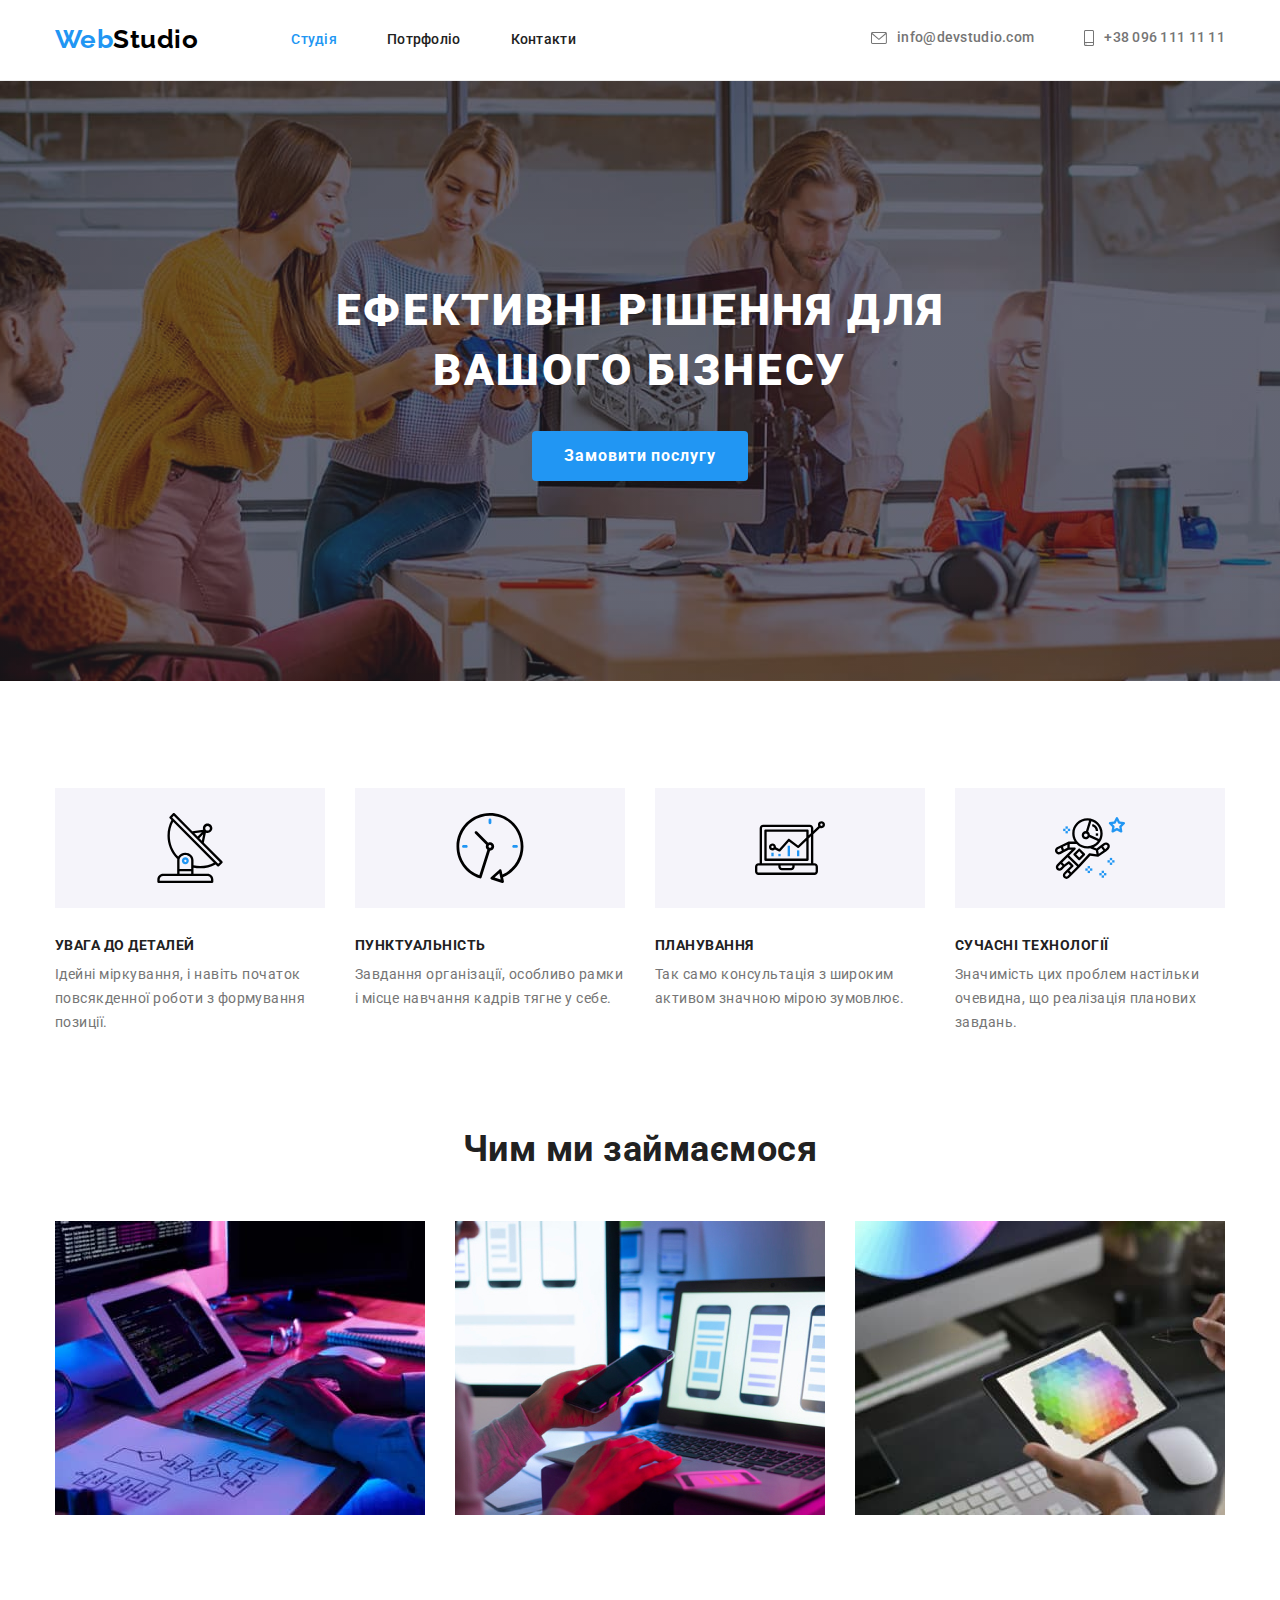
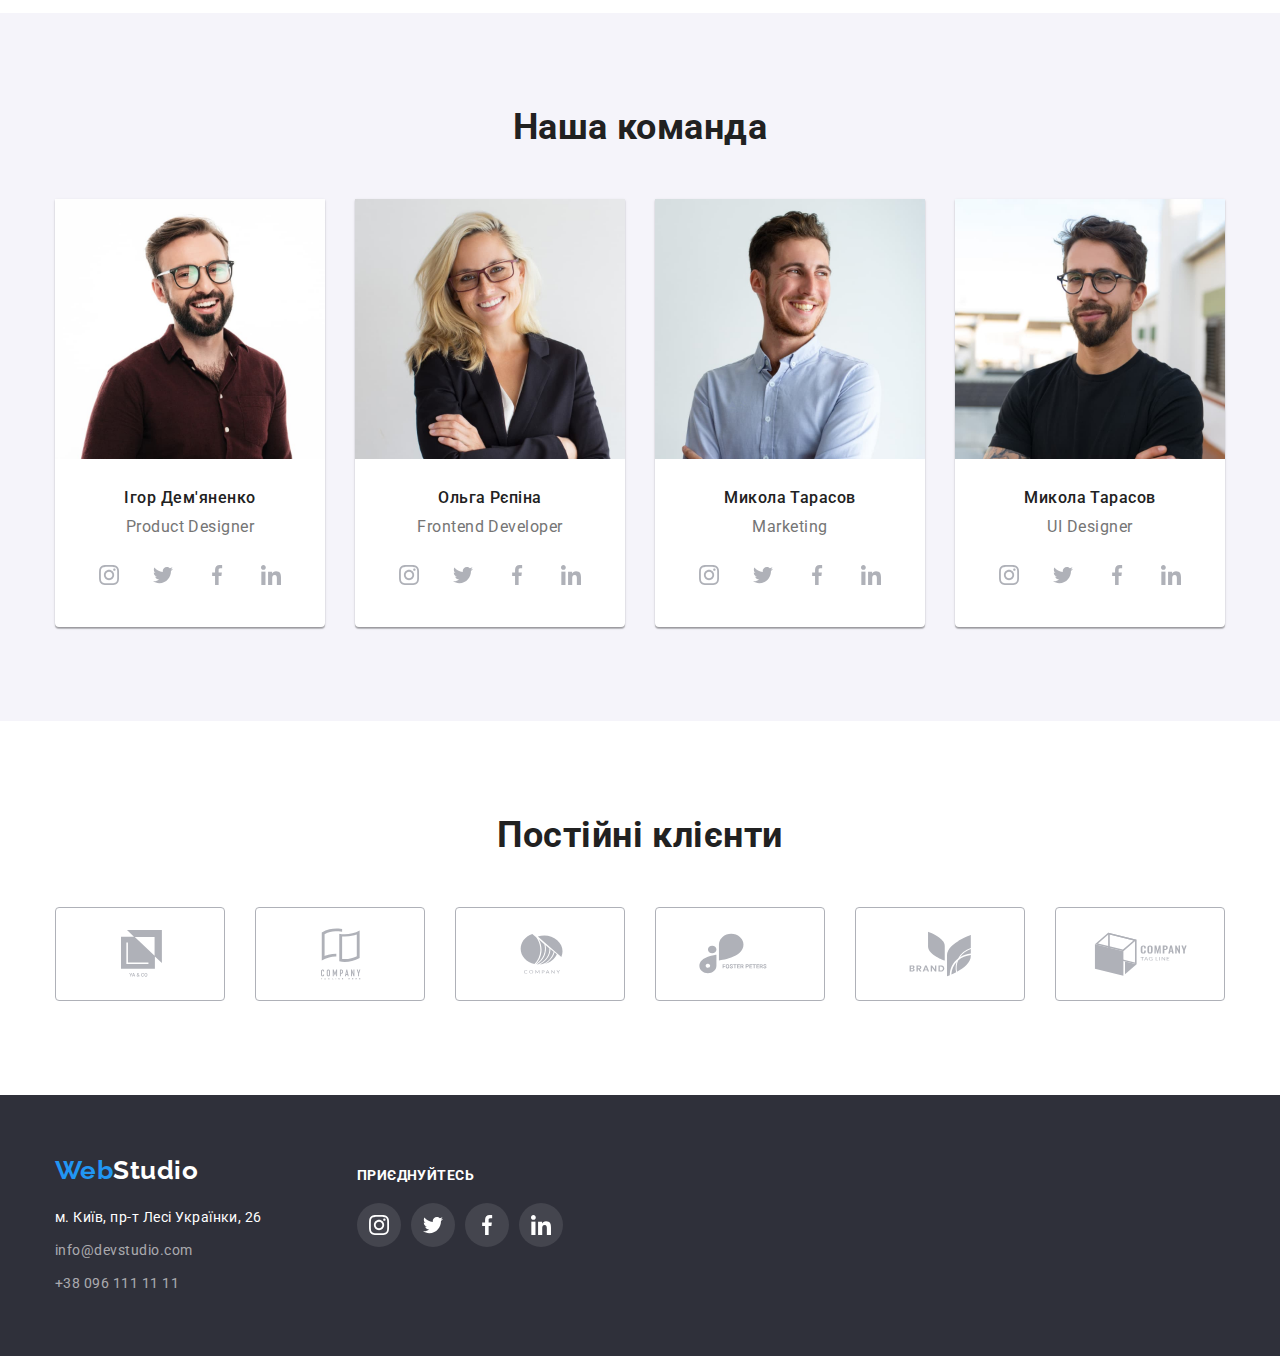
<file: index.html>
<!DOCTYPE html>
<html lang="uk">
  <head>
    <meta charset="UTF-8" />
    <meta http-equiv="X-UA-Compatible" content="IE=edge" />
    <meta name="viewport" content="width=device-width, initial-scale=1.0" />
    <title>WebStudio</title>
    <link
      href="https://fonts.googleapis.com/css2?family=Raleway:wght@700&family=Roboto:wght@400;500;700;900&display=swap"
      rel="stylesheet"
    />
    <link
      rel="stylesheet"
      href="https://cdnjs.cloudflare.com/ajax/libs/modern-normalize/1.1.0/modern-normalize.min.css
	 "
    />
    <link rel="stylesheet" href="./css/styles.css" />
  </head>
  <body>
    <header class="header">
      <div class="container">
        <a href="#" class="logo"><span>Web</span>Studio</a>
        <nav>
          <ul class="main-nav list">
            <li class="item"><a href="#" class="link active">Студія</a></li>
            <li class="item">
              <a href="./portfolio.html" class="link">Потрфоліо</a>
            </li>
            <li class="item"><a href="#" class="link">Контакти</a></li>
          </ul>
        </nav>
        <ul class="contacts list">
          <li class="item">
            <a href="mailto:info@devstudio.com" class="contacts-link">
              <svg class="icon" width="16" height="12">
                <use href="./image/symbol-defs.svg#mail"></use>
              </svg>
              info@devstudio.com</a
            >
          </li>
          <li class="item">
            <a href="tel:+380961111111" class="contacts-link">
              <svg class="icon" width="10" height="16">
                <use href="./image/symbol-defs.svg#tel"></use>
              </svg>
              +38 096 111 11 11</a
            >
          </li>
        </ul>
      </div>
    </header>
    <main>
      <section class="hero">
        <div class="container">
          <h1 class="hero-title">
            ЕФЕКТИВНІ РІШЕННЯ ДЛЯ <br />
            ВАШОГО БІЗНЕСУ
          </h1>
          <button type="submit" class="hero-btn">Замовити послугу</button>
        </div>
      </section>
      <!--Наші переваги-->
      <section class="privilege">
        <div class="container">
          <h2 class="section-title visually-hidden">Наші переваги</h2>
          <ul class="privilege-list list">
            <li class="privilege-item">
              <div class="privilege-block">
                <svg class="privilege-icon" width="70" height="70">
                  <use href="./image/symbol-defs.svg#antenna"></use>
                </svg>
              </div>
              <h3 class="privilege-title">УВАГА ДО ДЕТАЛЕЙ</h3>
              <p class="privilege-text">
                Ідейні міркування, і навіть початок повсякденної роботи з
                формування позиції.
              </p>
            </li>
            <li class="privilege-item">
              <div class="privilege-block">
                <svg class="privilege-icon" width="70" height="70">
                  <use href="./image/symbol-defs.svg#clock"></use>
                </svg>
              </div>
              <h3 class="privilege-title">ПУНКТУАЛЬНІСТЬ</h3>
              <p class="privilege-text">
                Завдання організації, особливо рамки і місце навчання кадрів
                тягне у себе.
              </p>
            </li>
            <li class="privilege-item">
              <div class="privilege-block">
                <svg class="privilege-icon" width="70" height="70">
                  <use href="./image/symbol-defs.svg#diagram1"></use>
                </svg>
              </div>
              <h3 class="privilege-title">ПЛАНУВАННЯ</h3>
              <p class="privilege-text">
                Так само консультація з широким активом значною мірою зумовлює.
              </p>
            </li>
            <li class="privilege-item">
              <div class="privilege-block">
                <svg class="privilege-icon" width="70" height="70">
                  <use href="./image/symbol-defs.svg#astronaut"></use>
                </svg>
              </div>
              <h3 class="privilege-title">СУЧАСНІ ТЕХНОЛОГІЇ</h3>
              <p class="privilege-text">
                Значимість цих проблем настільки очевидна, що реалізація
                планових завдань.
              </p>
            </li>
          </ul>
        </div>
      </section>
      <!--Чим ми займаємося-->
      <section class="section">
        <div class="container">
          <h2 class="section-title">Чим ми займаємося</h2>
          <ul class="examples list">
            <li class="examples-item">
              <img
                src="image/weDo/img1.jpg"
                alt="Створення сайтів"
                width="370"
              />
            </li>
            <li class="examples-item">
              <img
                src="image/weDo/img2.jpg"
                alt="Створення мобільних додатків"
                width="370"
              />
            </li>
            <li class="examples-item">
              <img
                src="image/weDo/img3.jpg"
                alt="Створення дизайну сайтів"
                width="370"
              />
            </li>
          </ul>
        </div>
      </section>
      <!--Наша команда-->
      <section class="section our-team">
        <div class="container">
          <h2 class="section-title">Наша команда</h2>
          <ul class="our-team-list list">
            <li class="our-team-item">
              <img
                src="image/ourTeam/img1.jpg"
                alt="Ігор Дем'яненко"
                width="270"
              />
              <div class="our-team-worker">
                <h3 class="our-team-title">Ігор Дем'яненко</h3>
                <p class="our-team-text">Product Designer</p>
              </div>
              <ul class="social list">
                <li class="social-item">
                  <a href="" class="social-link">
                    <svg class="social-icon" width="20" height="20">
                      <use href="./image/symbol-defs.svg#instagram"></use>
                    </svg>
                  </a>
                </li>
                <li class="social-item">
                  <a href="" class="social-link">
                    <svg class="social-icon" width="20" height="20">
                      <use href="./image/symbol-defs.svg#twitter"></use>
                    </svg>
                  </a>
                </li>
                <li class="social-item">
                  <a href="" class="social-link">
                    <svg class="social-icon" width="20" height="20">
                      <use href="./image/symbol-defs.svg#facebook-1"></use>
                    </svg>
                  </a>
                </li>
                <li class="social-item">
                  <a href="" class="social-link">
                    <svg class="social-icon" width="20" height="20">
                      <use href="./image/symbol-defs.svg#linkedin"></use>
                    </svg>
                  </a>
                </li>
              </ul>
            </li>
            <li class="our-team-item">
              <img
                src="image/ourTeam/img2.jpg"
                alt="Ольга Рєпіна"
                width="270"
              />
              <div class="our-team-worker">
                <h3 class="our-team-title">Ольга Рєпіна</h3>
                <p class="our-team-text">Frontend Developer</p>
              </div>
              <ul class="social list">
                <li class="social-item">
                  <a href="" class="social-link">
                    <svg class="social-icon" width="20" height="20">
                      <use href="./image/symbol-defs.svg#instagram"></use>
                    </svg>
                  </a>
                </li>
                <li class="social-item">
                  <a href="" class="social-link">
                    <svg class="social-icon" width="20" height="20">
                      <use href="./image/symbol-defs.svg#twitter"></use>
                    </svg>
                  </a>
                </li>
                <li class="social-item">
                  <a href="" class="social-link">
                    <svg class="social-icon" width="20" height="20">
                      <use href="./image/symbol-defs.svg#facebook-1"></use>
                    </svg>
                  </a>
                </li>
                <li class="social-item">
                  <a href="" class="social-link">
                    <svg class="social-icon" width="20" height="20">
                      <use href="./image/symbol-defs.svg#linkedin"></use>
                    </svg>
                  </a>
                </li>
              </ul>
            </li>
            <li class="our-team-item">
              <img
                src="image/ourTeam/img3.jpg"
                alt="Микола Тарасов"
                width="270"
              />
              <div class="our-team-worker">
                <h3 class="our-team-title">Микола Тарасов</h3>
                <p class="our-team-text">Marketing</p>
              </div>
              <ul class="social list">
                <li class="social-item">
                  <a href="" class="social-link">
                    <svg class="social-icon" width="20" height="20">
                      <use href="./image/symbol-defs.svg#instagram"></use>
                    </svg>
                  </a>
                </li>
                <li class="social-item">
                  <a href="" class="social-link">
                    <svg class="social-icon" width="20" height="20">
                      <use href="./image/symbol-defs.svg#twitter"></use>
                    </svg>
                  </a>
                </li>
                <li class="social-item">
                  <a href="" class="social-link">
                    <svg class="social-icon" width="20" height="20">
                      <use href="./image/symbol-defs.svg#facebook-1"></use>
                    </svg>
                  </a>
                </li>
                <li class="social-item">
                  <a href="" class="social-link">
                    <svg class="social-icon" width="20" height="20">
                      <use href="./image/symbol-defs.svg#linkedin"></use>
                    </svg>
                  </a>
                </li>
              </ul>
            </li>
            <li class="our-team-item">
              <img
                src="image/ourTeam/img4.jpg"
                alt="Михайло Єрмаков"
                width="270"
              />
              <div class="our-team-worker">
                <h3 class="our-team-title">Микола Тарасов</h3>
                <p class="our-team-text">UI Designer</p>
              </div>
              <ul class="social list">
                <li class="social-item">
                  <a href="" class="social-link">
                    <svg class="social-icon" width="20" height="20">
                      <use href="./image/symbol-defs.svg#instagram"></use>
                    </svg>
                  </a>
                </li>
                <li class="social-item">
                  <a href="" class="social-link">
                    <svg class="social-icon" width="20" height="20">
                      <use href="./image/symbol-defs.svg#twitter"></use>
                    </svg>
                  </a>
                </li>
                <li class="social-item">
                  <a href="" class="social-link">
                    <svg class="social-icon" width="20" height="20">
                      <use href="./image/symbol-defs.svg#facebook-1"></use>
                    </svg>
                  </a>
                </li>
                <li class="social-item">
                  <a href="" class="social-link">
                    <svg class="social-icon" width="20" height="20">
                      <use href="./image/symbol-defs.svg#linkedin"></use>
                    </svg>
                  </a>
                </li>
              </ul>
            </li>
          </ul>
        </div>
      </section>
      <!-- Постійні клієнти -->
      <section class="section clients">
        <div class="container">
          <h2 class="section-title">Постійні клієнти</h2>
          <ul class="clients-list list">
            <li class="clients-item">
              <a href="" class="clients-link">
                <div class="icon-wrapper">
                  <svg class="clients-icon client1" width="41" height="47">
                    <use href="./image/symbol-defs.svg#client1"></use>
                  </svg>
                </div>
              </a>
            </li>
            <li class="clients-item">
              <a href="" class="clients-link">
                <div class="icon-wrapper">
                  <svg class="clients-icon client2" width="40" height="52">
                    <use href="./image/symbol-defs.svg#client2"></use>
                  </svg>
                </div>
              </a>
            </li>
            <li class="clients-item">
              <a href="" class="clients-link">
                <div class="icon-wrapper">
                  <svg class="clients-icon client3" width="43" height="41">
                    <use href="./image/symbol-defs.svg#client3"></use>
                  </svg>
                </div>
              </a>
            </li>
            <li class="clients-item">
              <a href="" class="clients-link">
                <div class="icon-wrapper">
                  <svg class="clients-icon client4" width="84" height="41">
                    <use href="./image/symbol-defs.svg#client4"></use>
                  </svg>
                </div>
              </a>
            </li>
            <li class="clients-item">
              <a href="" class="clients-link">
                <div class="icon-wrapper">
                  <svg class="clients-icon client5" width="63" height="46">
                    <use href="./image/symbol-defs.svg#client5"></use>
                  </svg>
                </div>
              </a>
            </li>
            <li class="clients-item">
              <a href="" class="clients-link">
                <div class="icon-wrapper">
                  <svg class="clients-icon client6" width="94" height="44">
                    <use href="./image/symbol-defs.svg#client6"></use>
                  </svg>
                </div>
              </a>
            </li>
          </ul>
        </div>
      </section>
    </main>
    <footer class="footer">
      <div class="container">
        <div class="main-block">
          <a href="#" class="logo footer-logo"><span>Web</span>Studio</a>
          <address>
            <ul class="adress list">
              <li>
                <a
                  href="https://goo.gl/maps/8N9khmtmoE5xAhKt7"
                  target="_blank"
                  rel="noopener noreferrer"
                  class="link"
                  >м. Київ, пр-т Лесі Українки, 26</a
                >
              </li>
              <li>
                <a href="mailto:info@devstudio.com" class="adress-link link"
                  >info@devstudio.com</a
                >
              </li>
              <li>
                <a href="tel:+380961111111" class="adress-link link"
                  >+38 096 111 11 11</a
                >
              </li>
            </ul>
          </address>
        </div>
        <div class="join">
          <h3 class="footer-title">приєднуйтесь</h3>
          <ul class="social list social-footer">
            <li class="social-item">
              <a href="" class="social-link">
                <svg class="social-icon" width="20" height="20">
                  <use href="./image/symbol-defs.svg#instagram"></use>
                </svg>
              </a>
            </li>
            <li class="social-item">
              <a href="" class="social-link">
                <svg class="social-icon" width="20" height="20">
                  <use href="./image/symbol-defs.svg#twitter"></use>
                </svg>
              </a>
            </li>
            <li class="social-item">
              <a href="" class="social-link">
                <svg class="social-icon" width="20" height="20">
                  <use href="./image/symbol-defs.svg#facebook-1"></use>
                </svg>
              </a>
            </li>
            <li class="social-item">
              <a href="" class="social-link">
                <svg class="social-icon" width="20" height="20">
                  <use href="./image/symbol-defs.svg#linkedin"></use>
                </svg>
              </a>
            </li>
          </ul>
        </div>
      </div>
    </footer>
  </body>
</html>
</file>
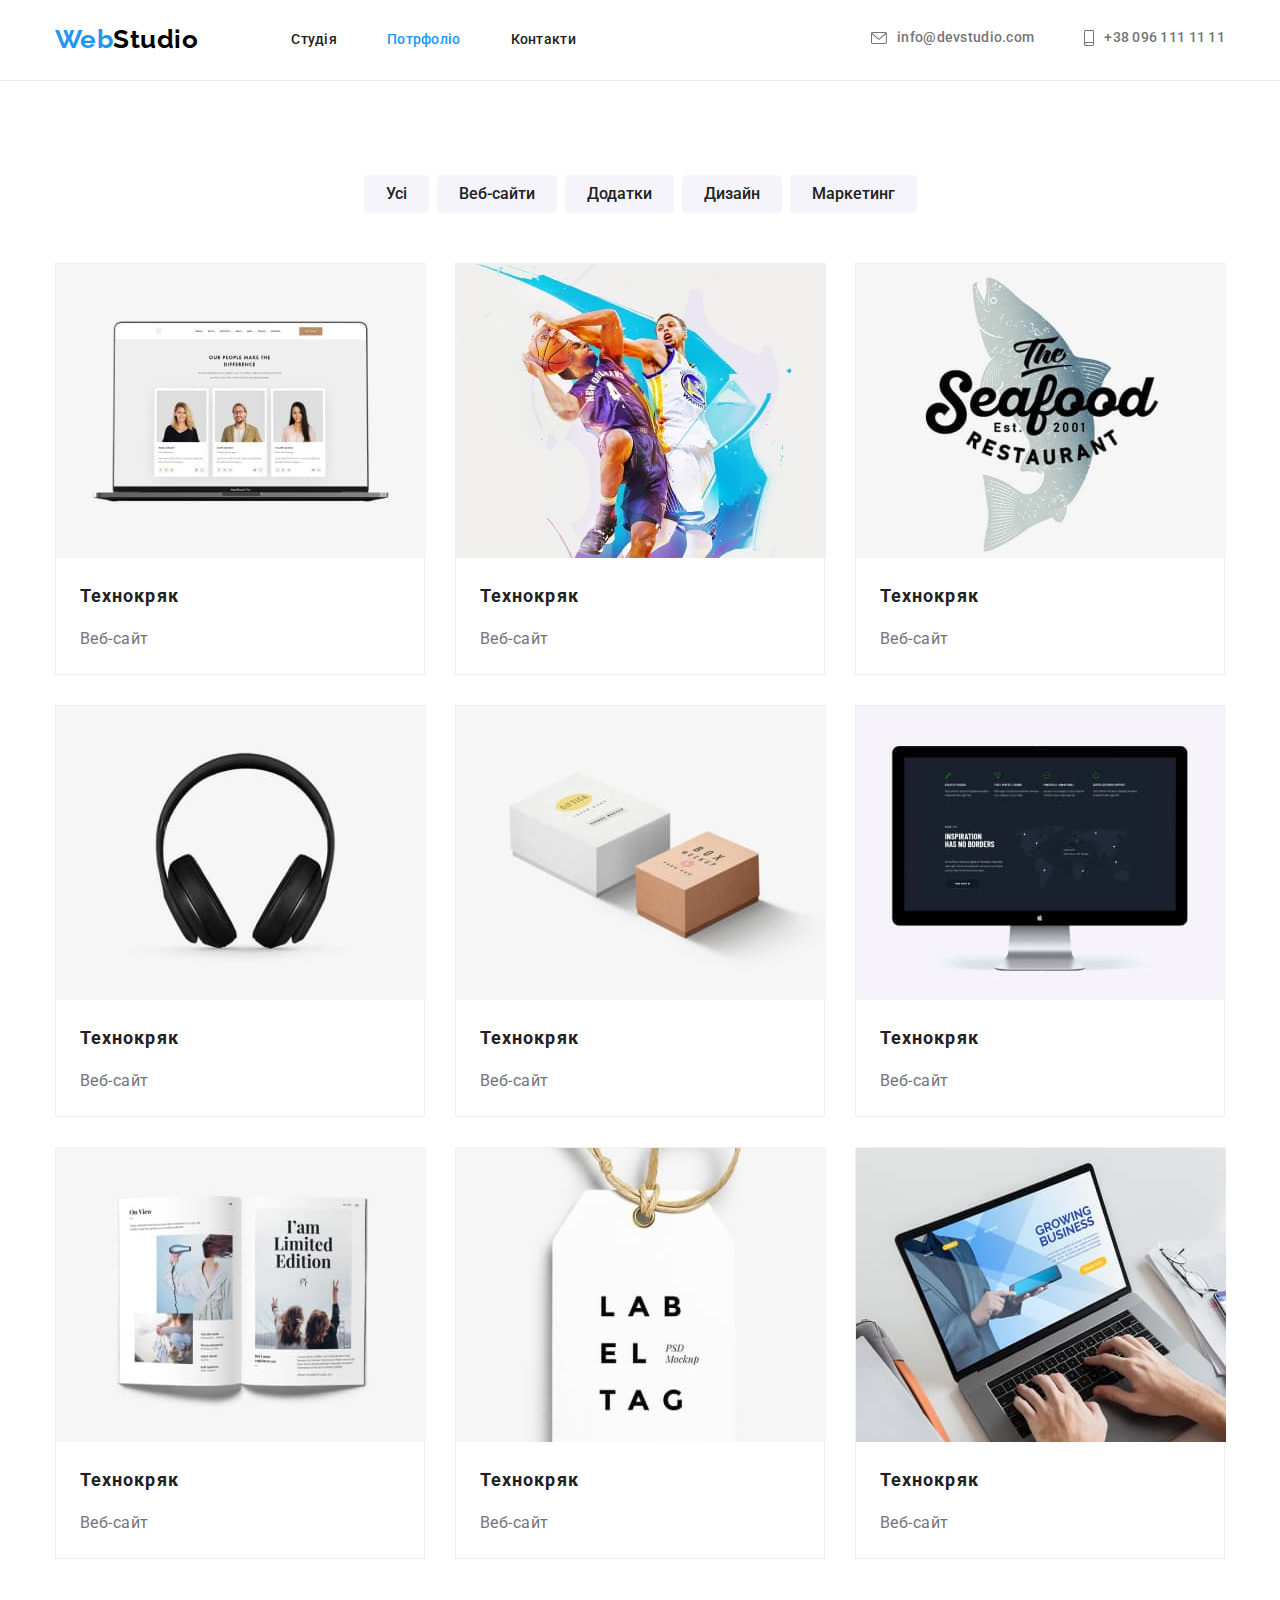
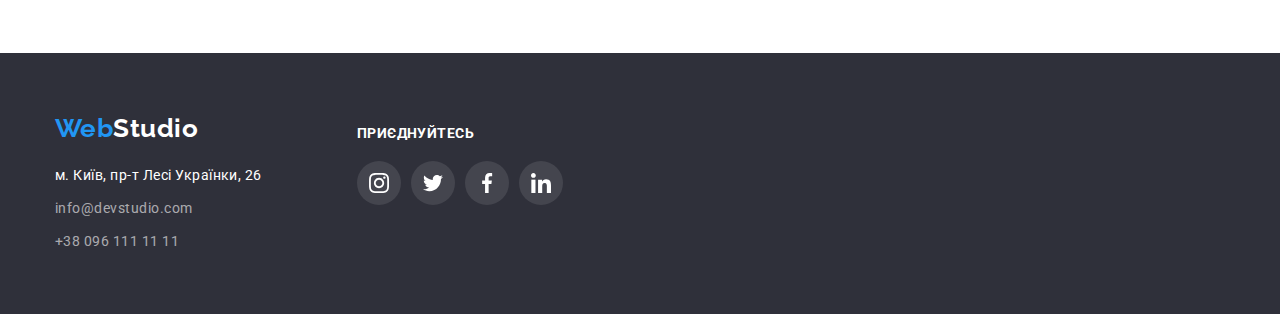
<file: portfolio.html>
<!DOCTYPE html>
<html lang="uk">
  <head>
    <meta charset="UTF-8" />
    <meta http-equiv="X-UA-Compatible" content="IE=edge" />
    <meta name="viewport" content="width=device-width, initial-scale=1.0" />
    <title>Portfolio</title>
    <link
      href="https://fonts.googleapis.com/css2?family=Raleway:wght@700&family=Roboto:wght@400;500;700;900&display=swap"
      rel="stylesheet"
    />
    <link
      rel="stylesheet"
      href="https://cdnjs.cloudflare.com/ajax/libs/modern-normalize/1.1.0/modern-normalize.min.css	 "
    />
    <link rel="stylesheet" href="./css/styles.css" />
  </head>
  <body>
    <header class="header">
      <div class="container">
        <a href="#" class="logo"><span>Web</span>Studio</a>
        <nav>
          <ul class="main-nav list">
            <li class="item"><a href="./index.html" class="link">Студія</a></li>
            <li class="item">
              <a href="#" class="link active">Потрфоліо</a>
            </li>
            <li class="item"><a href="#" class="link">Контакти</a></li>
          </ul>
        </nav>
        <ul class="contacts list">
          <li class="item">
            <a href="mailto:info@devstudio.com" class="contacts-link">
              <svg class="icon" width="16" height="12">
                <use href="./image/symbol-defs.svg#mail"></use>
              </svg>
              info@devstudio.com</a
            >
          </li>
          <li class="item">
            <a href="tel:+380961111111" class="contacts-link">
              <svg class="icon" width="10" height="16">
                <use href="./image/symbol-defs.svg#tel"></use>
              </svg>
              +38 096 111 11 11</a
            >
          </li>
        </ul>
      </div>
    </header>

    <main>
      <section class="section portfolio">
        <div class="container">
          <h1 class="section-title visually-hidden">Наші проекти</h1>
          <ul class="filter list">
            <li class="filter-item">
              <button type="button" class="filter-btn">Усі</button>
            </li>
            <li class="filter-item">
              <button type="button" class="filter-btn">Веб-сайти</button>
            </li>
            <li class="filter-item">
              <button type="button" class="filter-btn">Додатки</button>
            </li>
            <li class="filter-item">
              <button type="button" class="filter-btn">Дизайн</button>
            </li>
            <li class="filter-item">
              <button type="button" class="filter-btn">Маркетинг</button>
            </li>
          </ul>
          <ul class="portfolio-list list">
            <li class="portfolio-item">
              <a href="#" class="portfolio-link">
                <img src="./image/portfolio/img1.jpg" alt="" width="370" />
                <div class="portfolio-work">
                  <h2 class="portfolio-title">Технокряк</h2>
                  <p class="portfolio-text">Веб-сайт</p>
                </div>
              </a>
            </li>
            <li class="portfolio-item">
              <a href="#" class="portfolio-link">
                <img src="./image/portfolio/img2.jpg" alt="" width="370" />
                <div class="portfolio-work">
                  <h2 class="portfolio-title">Технокряк</h2>
                  <p class="portfolio-text">Веб-сайт</p>
                </div>
              </a>
            </li>
            <li class="portfolio-item">
              <a href="#" class="portfolio-link">
                <img src="./image/portfolio/img3.jpg" alt="" width="370" />
                <div class="portfolio-work">
                  <h2 class="portfolio-title">Технокряк</h2>
                  <p class="portfolio-text">Веб-сайт</p>
                </div>
              </a>
            </li>
            <li class="portfolio-item">
              <a href="#" class="portfolio-link">
                <img src="./image/portfolio/img4.jpg" alt="" width="370" />
                <div class="portfolio-work">
                  <h2 class="portfolio-title">Технокряк</h2>
                  <p class="portfolio-text">Веб-сайт</p>
                </div>
              </a>
            </li>
            <li class="portfolio-item">
              <a href="#" class="portfolio-link">
                <img src="./image/portfolio/img5.jpg" alt="" width="370" />
                <div class="portfolio-work">
                  <h2 class="portfolio-title">Технокряк</h2>
                  <p class="portfolio-text">Веб-сайт</p>
                </div>
              </a>
            </li>
            <li class="portfolio-item">
              <a href="#" class="portfolio-link">
                <img src="./image/portfolio/img6.jpg" alt="" width="370" />
                <div class="portfolio-work">
                  <h2 class="portfolio-title">Технокряк</h2>
                  <p class="portfolio-text">Веб-сайт</p>
                </div>
              </a>
            </li>
            <li class="portfolio-item">
              <a href="#" class="portfolio-link">
                <img src="./image/portfolio/img7.jpg" alt="" width="370" />
                <div class="portfolio-work">
                  <h2 class="portfolio-title">Технокряк</h2>
                  <p class="portfolio-text">Веб-сайт</p>
                </div>
              </a>
            </li>
            <li class="portfolio-item">
              <a href="#" class="portfolio-link">
                <img src="./image/portfolio/img8.jpg" alt="" width="370" />
                <div class="portfolio-work">
                  <h2 class="portfolio-title">Технокряк</h2>
                  <p class="portfolio-text">Веб-сайт</p>
                </div>
              </a>
            </li>
            <li class="portfolio-item">
              <a href="#" class="portfolio-link">
                <img src="./image/portfolio/img9.jpg" alt="" width="370" />
                <div class="portfolio-work">
                  <h2 class="portfolio-title">Технокряк</h2>
                  <p class="portfolio-text">Веб-сайт</p>
                </div>
              </a>
            </li>
          </ul>
        </div>
      </section>
    </main>

    <footer class="footer">
      <div class="container">
        <div class="main-block">
          <a href="#" class="logo footer-logo"><span>Web</span>Studio</a>
          <address>
            <ul class="adress list">
              <li>
                <a
                  href="https://goo.gl/maps/8N9khmtmoE5xAhKt7"
                  target="_blank"
                  rel="noopener noreferrer"
                  class="link"
                  >м. Київ, пр-т Лесі Українки, 26</a
                >
              </li>
              <li>
                <a href="mailto:info@devstudio.com" class="adress-link link"
                  >info@devstudio.com</a
                >
              </li>
              <li>
                <a href="tel:+380961111111" class="adress-link link"
                  >+38 096 111 11 11</a
                >
              </li>
            </ul>
          </address>
        </div>
        <div class="join">
          <h3 class="footer-title">приєднуйтесь</h3>
          <ul class="social list social-footer">
            <li class="social-item">
              <a href="" class="social-link">
                <svg class="social-icon" width="20" height="20">
                  <use href="./image/symbol-defs.svg#instagram"></use>
                </svg>
              </a>
            </li>
            <li class="social-item">
              <a href="" class="social-link">
                <svg class="social-icon" width="20" height="20">
                  <use href="./image/symbol-defs.svg#twitter"></use>
                </svg>
              </a>
            </li>
            <li class="social-item">
              <a href="" class="social-link">
                <svg class="social-icon" width="20" height="20">
                  <use href="./image/symbol-defs.svg#facebook-1"></use>
                </svg>
              </a>
            </li>
            <li class="social-item">
              <a href="" class="social-link">
                <svg class="social-icon" width="20" height="20">
                  <use href="./image/symbol-defs.svg#linkedin"></use>
                </svg>
              </a>
            </li>
          </ul>
        </div>
      </div>
    </footer>
  </body>
</html>
</file>
<file: css/styles.css>
:root {
  --primary-text-color: #757575;
  --title-text-color: #212121;
  --accent-color: #2196f3;
  --white-color: #ffffff;
}

body {
  color: var(--primary-text-color);
  background-color: var(--white-color);
  font-family: Roboto, sans-serif;
  letter-spacing: 0.03em;
}

.list {
  list-style: none;
  padding: 0;
  margin: 0;
}

address {
  font-style: normal;
}

button {
  font-family: inherit;
}

.container {
  width: 1200px;
  padding: 0px 15px;
  margin: 0 auto;
}

.section {
  padding: 94px 0px;
}

.visually-hidden {
  position: absolute;
  width: 1px;
  height: 1px;
  margin: -1px;
  border: 0;
  padding: 0;

  white-space: nowrap;
  clip-path: inset(100%);
  clip: rect(0 0 0 0);
  overflow: hidden;
}

/* header */

.header {
  border-bottom: 1px solid #ececec;
}

.header .container {
  display: flex;
  align-items: center;
}

.header nav {
  margin-left: 93px;
}

.logo {
  color: #000000;
  text-decoration: none;
  font-family: Raleway, sans-serif;
  font-weight: 700;
  font-size: 26px;
  line-height: 1.2;
}

.logo span {
  color: var(--accent-color);
}

.main-nav {
  display: flex;
}

.main-nav .item + .item {
  margin-left: 50px;
}

.main-nav .link {
  display: block;
  padding-top: 32px;
  padding-bottom: 32px;
  color: var(--title-text-color);
  text-decoration: none;
  font-weight: 500;
  font-size: 14px;
  line-height: 1.14;
  letter-spacing: 0.02em;
}

.main-nav .link:hover,
.main-nav .link:focus {
  color: var(--accent-color);
}

.main-nav .active {
  color: var(--accent-color);
}

.contacts {
  display: flex;
  margin-left: auto;
}

.contacts .item:not(:first-child) {
  margin-left: 50px;
}

.contacts-link {
  display: inline-flex;
  align-items: center;
  color: var(--primary-text-color);
  text-decoration: none;
  font-weight: 500;
  font-size: 14px;
  line-height: 1.14;
  letter-spacing: 0.02em;
}

.contacts-link:hover,
.contacts-link:focus {
  color: var(--accent-color);
}

.icon {
  fill: currentColor;
  margin-right: 10px;
}

/* hero */

.hero {
  background-color: #2f303a;
  text-align: center;
  padding: 200px 0;
  max-width: 1600px;
  margin: 0 auto;
  background-image: linear-gradient(
      to right,
      rgba(47, 48, 58, 0.4),
      rgba(47, 48, 58, 0.4)
    ),
    url('../image/hero-bg.jpg');
  background-repeat: no-repeat;
  background-size: 1600px;
  background-position: center;
}

.hero-title {
  color: var(--white-color);
  font-family: 'Roboto';
  font-weight: 900;
  font-size: 44px;
  line-height: 1.36;
  text-align: center;
  letter-spacing: 0.06em;
  text-transform: uppercase;
  margin-top: 0;
  margin-bottom: 30px;
}

.hero-btn {
  padding: 10px 32px;
  color: var(--white-color);
  background-color: var(--accent-color);
  cursor: pointer;
  font-weight: 700;
  font-size: 16px;
  line-height: 1.87;
  letter-spacing: 0.06em;
  border: 0px;
  border-radius: 4px;
}

/* privilege */

.privilege {
  padding-top: 107px;
}

.privilege-list {
  display: flex;
}

.privilege-item {
  max-width: calc((100% - 90px) / 4);
  margin-right: 30px;
}

.privilege-item:last-of-type {
  margin-right: 0;
}

.privilege-block {
  height: 120px;
  text-align: center;
  padding-top: 25px;
  background-color: #f5f4fa;
  margin-bottom: 30px;
}

.section-title {
  color: var(--title-text-color);
  font-family: 'Roboto';
  font-weight: 700;
  font-size: 36px;
  line-height: 1.16;
  text-align: center;
  margin-top: 0;
  margin-bottom: 50px;
}

.privilege-title {
  color: var(--title-text-color);
  font-weight: 700;
  font-size: 14px;
  line-height: 1.14;
  text-transform: uppercase;
  margin-top: 0;
  margin-bottom: 10px;
}

.privilege-text {
  font-family: 'Roboto';
  font-size: 14px;
  line-height: 1.71;
  padding: 0;
  margin: 0;
}

/* examples */

.examples {
  display: flex;
}

.examples-item {
  width: calc((100% - 60px) / 3);
  margin-right: 30px;
}

.examples-item:last-of-type {
  margin-right: 0;
}

/* team */

.our-team {
  background-color: #f5f4fa;
  padding: 94px 0;
}

.our-team-list {
  display: flex;
}

.our-team-item {
  width: calc((100% - 90px) / 4);
  margin-right: 30px;
  background-color: var(--white-color);
  text-align: center;
  padding-bottom: 30px;
  box-shadow: 0px 1px 3px rgba(0, 0, 0, 0.12), 0px 1px 1px rgba(0, 0, 0, 0.14),
    0px 2px 1px rgba(0, 0, 0, 0.2);
  border-radius: 0px 0px 4px 4px;
}

.our-team-item:last-of-type {
  margin-right: 0;
}

.our-team img {
  display: block;
}

.our-team-worker {
  padding: 30px 0 16px 0;
}

.our-team-title {
  color: var(--title-text-color);
  font-weight: 500;
  font-size: 16px;
  line-height: 1.18;
  margin-top: 0;
  margin-bottom: 10px;
}

.our-team-text {
  font-size: 16px;
  line-height: 1.18;
  margin: 0;
}

.social {
  display: flex;
  justify-content: center;
}

.social-item {
  margin-right: 10px;
}

.social-item:last-of-type {
  margin-right: 0;
}

.social-link {
  display: flex;
  justify-content: center;
  align-items: center;
  width: 44px;
  height: 44px;
  border-radius: 50%;
  color: #afb1b8;
}

.social-link:hover,
.social-link:focus {
  color: var(--white-color);
  background-color: var(--accent-color);
  border-radius: 50%;
}

.social-icon {
  fill: currentColor;
}

/* clients */

.clients-list {
  display: flex;
  justify-content: center;
}

.clients-item {
  width: calc((100% - 150px) / 6);
  margin-right: 30px;
  text-align: center;
}

.clients-item:last-of-type {
  margin-right: 0;
}

.clients-link {
  display: block;
  padding: 16px 32px;
  /* width: 170px;
  height: 92px; */
  border: 1px solid #afb1b8;
  border-radius: 4px;
  color: #afb1b8;
}

.clients-link:hover,
.clients-link:focus {
  border: 1px solid #2196f3;
  color: var(--accent-color);
}

.icon-wrapper {
  width: 106px;
  height: 60px;
  display: flex;
  justify-content: center;
  align-items: center;
}

.clients-icon {
  fill: currentColor;
}

/* footer */

.footer {
  background-color: #2f303a;
  padding: 60px 0;
}

.footer > .container {
  display: flex;
}

.footer .social-link {
  text-align: center;
  background-color: rgba(255, 255, 255, 0.1);
  color: white;
}

.footer .social-link:hover,
.footer .social-link:focus {
  background-color: #2196f3;
}

.footer-logo {
  display: inline-block;
  color: var(--white-color);
  margin-bottom: 20px;
}

.footer-title {
  margin-top: 0;
  margin-bottom: 20px;
  font-weight: 700;
  font-size: 14px;
  line-height: 1.2;
  letter-spacing: 0.03em;
  text-transform: uppercase;
  color: #ffffff;
}

.join {
  padding-top: 12px;
  margin-left: 95px;
}

.adress li {
  margin-bottom: 9px;
}

.adress li:last-of-type {
  margin-bottom: 0;
}

.adress .link {
  color: var(--white-color);
  text-decoration: none;
  font-size: 14px;
  line-height: 1.71;
}

.adress .link:hover,
.adress .link:focus {
  color: var(--accent-color);
}

.adress .adress-link {
  color: rgba(255, 255, 255, 0.6);
}

/* страница portfolio */

.portfolio {
  background-color: #ffffff;
  padding: 94px 0;
}

.filter {
  margin-bottom: 50px;
  display: flex;
  justify-content: center;
}

.filter-item {
  margin-right: 8px;
}

.filter-item:last-of-type {
  margin-right: 0;
}

.filter-btn {
  color: var(--title-text-color);
  background-color: #f5f4fa;
  cursor: pointer;
  border: none;
  font-weight: 500;
  font-size: 16px;
  line-height: 1.62;
  padding: 6px 22px;
  border-radius: 4px;
}

.filter-btn:hover,
.filter-btn:focus {
  color: var(--white-color);
  background-color: var(--accent-color);
  border: none;
  box-shadow: 0px 3px 1px rgba(0, 0, 0, 0.1), 0px 1px 2px rgba(0, 0, 0, 0.08),
    0px 2px 2px rgba(0, 0, 0, 0.12);
}

.portfolio-list {
  display: flex;
  flex-wrap: wrap;
}

.portfolio-item {
  width: calc((100% - 60px) / 3);
  margin-right: 30px;
  margin-bottom: 30px;
  border: 1px #eeeeee solid;
}

.portfolio-link:hover,
.portfolio-link:focus {
  box-shadow: 0px 1px 1px rgba(0, 0, 0, 0.12), 0px 4px 4px rgba(0, 0, 0, 0.06),
    1px 4px 6px rgba(0, 0, 0, 0.16);
}

.portfolio-item:nth-child(3n) {
  margin-right: 0;
}

.portfolio-item:nth-last-child(-n + 3) {
  margin-bottom: 0;
}

.portfolio img {
  display: block;
}

.portfolio-link {
  display: block;
}

.portfolio-title {
  color: var(--title-text-color);
  font-weight: 700;
  font-size: 18px;
  line-height: 2;
  letter-spacing: 0.06em;
  margin-top: 0;
  margin-bottom: 10px;
}

.portfolio-work {
  padding: 20px 24px;
}

.portfolio-list a {
  text-decoration: none;
  color: inherit;
}

.portfolio-list p {
  font-size: 16px;
  line-height: 1.87;
}

.portfolio-text {
  margin: 0;
}
</file>
